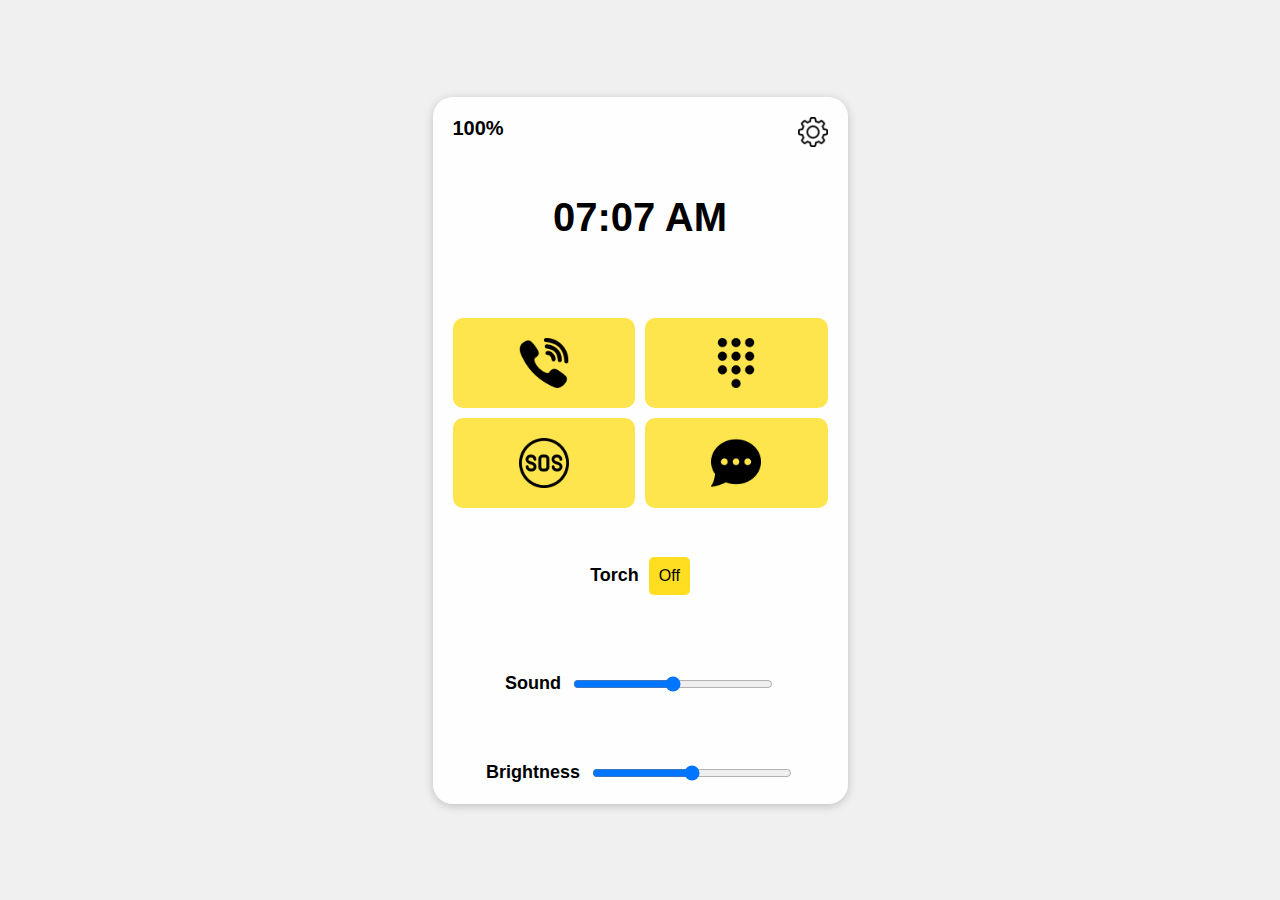
<file: index.html>
<!DOCTYPE html>
<html lang="en">
<head>
    <meta charset="UTF-8">
    <meta name="viewport" content="width=device-width, initial-scale=1.0">
    <link rel="stylesheet" href="style.css">
    <script src="script.js" defer></script>
    <title>Elderly App</title>
</head>
<body>
    <div class="main-container">
        <!-- Battery and Settings at the Top -->
        <div class="header">
            <div class="battery">100%</div>
            <img src="settings.png" alt="Settings" class="settings-icon">
        </div>

        <!-- Clock Section -->
        <div class="clock-container">
            <div class="clock">12:00</div>
        </div>

        <!-- Functionality buttons (4 apps) -->
        <div class="functionality-container">
            <div class="functionality">
                <img src="viber.png" alt="Call" class="icon" id="call-button">
            </div>
            <div class="functionality">
                <img src="dial-pad.png" alt="Dial Pad" class="icon" id="dial-pad-button">
            </div>
            <div class="functionality">
                <img src="sos.png" alt="SOS" class="icon" id="sos-button">
            </div>
            <div class="functionality">
                <img src="chat.png" alt="Messages" class="icon" id="message-button">
            </div>
        </div>

        <!-- Torch Button -->
        <div class="torch-container">
            <span class="torch-label">Torch</span>
            <button id="torch-toggle">Off</button>
        </div>

        <!-- Sound control section -->
        <div class="sound-control">
            <span>Sound</span>
            <input type="range" id="volume-slider" min="0" max="100" value="50">
        </div>

        <!-- Brightness control section -->
        <div class="brightness-control">
            <span>Brightness</span>
            <input type="range" id="brightness-slider" min="0" max="100" value="50">
        </div>
    </div>

    <div class="messaging-interface" style="display: none;">
        <div class="header">
            <div class="battery">100%</div>
            <img src="settings.png" alt="Settings" class="settings-icon">
        </div>
    
        <div class="messaging-header">
            <button id="back-to-home" class="back-button">Back</button>
            <h2>Messages</h2>
        </div>
        
        <div class="chat-window">
            <div class="message received">Hello! How are you?</div>
        </div>
    
        <div class="message-input-container">
            <input type="text" id="message-input" placeholder="Type a message">
            <button id="send-message-button">Send</button>
        </div>
    </div>
    
<!-- SOS Interface -->
<div class="sos-interface" style="display: none;">
    <div class="sos-header">
        <button id="back-to-home-sos" class="back-button">Back</button>
        <h2>Emergency SOS</h2>
    </div>
    <div class="sos-content">
        <p>Emergency message sent to emergency contact.</p>
        <p>Calling emergency services in <span id="sos-countdown">3</span> seconds...</p>
    </div>
</div>



    <!-- Phone Interface -->
    <div class="phone-interface" style="display: none;">
        <div class="phone-header">
            <h2>Frequent Contacts</h2>
        </div>
        <div class="contacts">
            <div class="contact">John Doe</div>
            <div class="contact">Jane Smith</div>
            <div class="contact">Alice Johnson</div>
        </div>
        <button id="other-contacts-button">Other Contacts</button>
    </div>

    <!-- Dial Pad Interface -->
    <div class="dial-pad-interface" style="display: none;">
        <div class="dial-pad-header">
            <button id="back-to-home-dial" class="back-button">Back</button>
            <h2>Dial Pad</h2>
        </div>
        <div class="dial-pad">
            <div class="dial-pad-row">
                <button class="dial-pad-button">1</button>
                <button class="dial-pad-button">2</button>
                <button class="dial-pad-button">3</button>
            </div>
            <div class="dial-pad-row">
                <button class="dial-pad-button">4</button>
                <button class="dial-pad-button">5</button>
                <button class="dial-pad-button">6</button>
            </div>
            <div class="dial-pad-row">
                <button class="dial-pad-button">7</button>
                <button class="dial-pad-button">8</button>
                <button class="dial-pad-button">9</button>
            </div>
            <div class="dial-pad-row">
                <button class="dial-pad-button">*</button>
                <button class="dial-pad-button">0</button>
                <button class="dial-pad-button">#</button>
            </div>
            <button id="call-button-dial" class="call-button">Call</button>
        </div>
    </div>



</body>
</html>
</file>
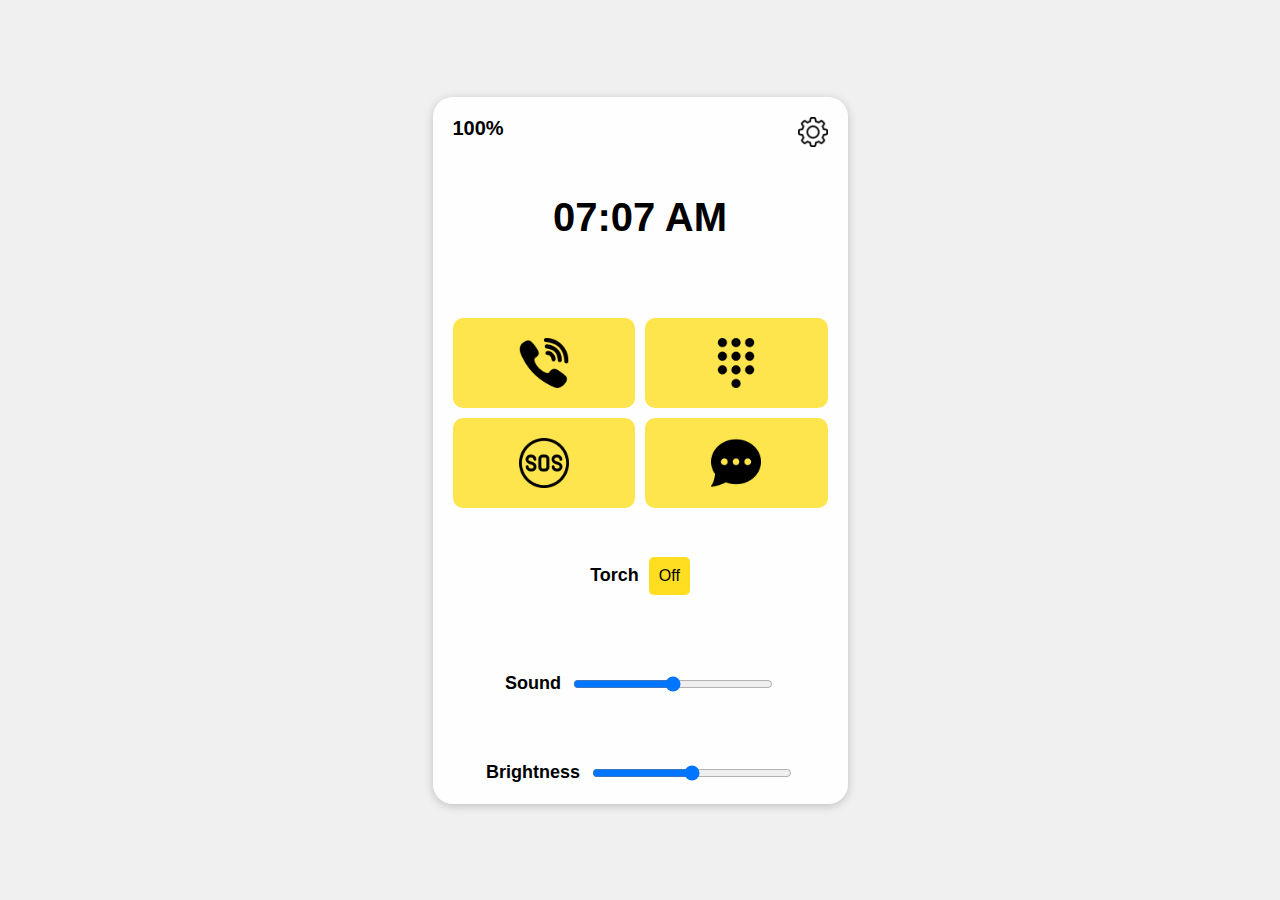
<file: phone.html>
<!DOCTYPE html>
<html lang="en">
<head>
    <meta charset="UTF-8">
    <meta name="viewport" content="width=device-width, initial-scale=1.0">
    <link rel="stylesheet" href="style.css">
    <script src="script.js" defer></script>
    <title>Elderly App</title>
</head>
<body>
    <div class="main-container">
        <!-- Battery and Settings at the Top -->
        <div class="header">
            <div class="battery">100%</div>
            <img src="settings.png" alt="Settings" class="settings-icon">
        </div>

        <!-- Clock Section -->
        <div class="clock-container">
            <div class="clock">12:00</div>
        </div>

        <!-- Functionality buttons (4 apps) -->
        <div class="functionality-container">
            <div class="functionality">
                <img src="viber.png" alt="Call" class="icon" id="call-button">
            </div>
            <div class="functionality">
                <img src="dial-pad.png" alt="Dial Pad" class="icon" id="dial-pad-button">
            </div>
            <div class="functionality">
                <img src="sos.png" alt="SOS" class="icon" id="sos-button">
            </div>
            <div class="functionality">
                <img src="chat.png" alt="Messages" class="icon" id="message-button">
            </div>
        </div>

        <!-- Torch Button -->
        <div class="torch-container">
            <span class="torch-label">Torch</span>
            <button id="torch-toggle">Off</button>
        </div>

        <!-- Sound control section -->
        <div class="sound-control">
            <span>Sound</span>
            <input type="range" id="volume-slider" min="0" max="100" value="50">
        </div>

        <!-- Brightness control section -->
        <div class="brightness-control">
            <span>Brightness</span>
            <input type="range" id="brightness-slider" min="0" max="100" value="50">
        </div>
    </div>

    <!-- Messaging Interface -->
    <div class="messaging-interface" style="display: none;">
        <div class="header">
            <div class="battery">100%</div>
            <img src="settings.png" alt="Settings" class="settings-icon">
        </div>
    
        <div class="messaging-header">
            <button id="back-to-home" class="back-button">Back</button>
            <h2>Messages</h2>
        </div>
        
        <div class="chat-window">
            <div class="message received">Hello! How are you?</div>
        </div>
    
        <div class="message-input-container">
            <input type="text" id="message-input" placeholder="Type a message">
            <button id="send-message-button">Send</button>
        </div>
    </div>

    <!-- SOS Interface -->
    <div class="sos-interface" style="display: none;">
        <div class="sos-header">
            <button id="back-to-home-sos" class="back-button">Back</button>
            <h2>Emergency SOS</h2>
        </div>
        <div class="sos-content">
            <p>Emergency message sent to emergency contact.</p>
            <p>Calling emergency services in <span id="sos-countdown">3</span> seconds...</p>
        </div>
    </div>

    <!-- Phone Interface -->
    <div class="phone-interface" style="display: none;">
        <div class="phone-header">
            <h2>Frequent Contacts</h2>
        </div>
        <div class="contacts">
            <div class="contact">John Doe</div>
            <div class="contact">Jane Smith</div>
            <div class="contact">Alice Johnson</div>
        </div>
        <button id="other-contacts-button">Other Contacts</button>
        <button id="back-button">Back</button> <!-- Back Button -->
    </div>

</body>
</html>
</file>
<file: style.css>
body {
    font-family: Arial, sans-serif;
    margin: 0;
    padding: 0;
    display: flex;
    align-items: center;
    justify-content: center;
    height: 100vh;
    background-color: #f0f0f0;
}

.main-container {
    width: 375px; /* Width of a typical smartphone */
    height: 667px; /* Height of a typical smartphone */
    background-color: rgba(255, 255, 255, 0.9); /* White background with some transparency */
    border-radius: 20px; /* Rounded corners */
    box-shadow: 0 2px 10px rgba(0, 0, 0, 0.2); /* Subtle shadow */
    padding: 20px; /* Padding around content */
    display: flex;
    flex-direction: column;
    align-items: center;
    justify-content: space-between;
}

/* Phone Interface */
.phone-interface {
    width: 375px;
    height: 667px;
    background-color: rgba(255, 255, 255, 0.9);
    border-radius: 20px;
    box-shadow: 0 2px 10px rgba(0, 0, 0, 0.2);
    padding: 20px;
    display: flex;
    flex-direction: column;
    align-items: center;
}

.phone-header {
    margin-bottom: 20px;
}

.contacts {
    display: flex;
    flex-direction: column;
    align-items: flex-start;
    margin-bottom: 20px;
}

.contact {
    font-size: 18px;
    margin: 5px 0;
    cursor: pointer;
}

/* Header (Battery and Settings) */
.header {
    display: flex;
    justify-content: space-between;
    width: 100%;
}

.battery {
    font-size: 20px;
    font-weight: bold;
}

.settings-icon {
    width: 30px;
    height: 30px;
}

/* Clock Section */
.clock-container {
    display: flex;
    flex-direction: column;
    align-items: center;
    margin-bottom: 20px;
}

.clock {
    font-size: 40px; /* Larger clock size */
    font-weight: bold;
    margin-bottom: 10px;
}

/* Torch Button */
.torch-container {
    display: flex;
    align-items: center;
    margin-bottom: 10px; /* Space below torch container */
}

.torch-label {
    margin-right: 10px;
    font-size: 18px;
    font-weight: bold;
}

#torch-toggle {
    background-color: #FFDE21;
    border: none;
    padding: 10px;
    border-radius: 5px;
    cursor: pointer;
    font-size: 16px;
}

/* Functionality buttons */
.functionality-container {
    display: grid; /* Use grid layout */
    grid-template-columns: repeat(2, 1fr); /* Two columns */
    gap: 10px; /* Space between icons */
    width: 100%;
}

.functionality {
    display: flex;
    justify-content: center; /* Center the icons */
    align-items: center;
    background-color: rgba(255, 222, 33, 0.8); /* Yellow background with transparency */
    border-radius: 10px; /* Rounded corners */
    padding: 20px; /* Padding inside the box */
}

.icon {
    width: 50px; /* Set icon size */
    height: 50px; /* Set icon size */
    cursor: pointer; /* Change cursor to pointer */
    transition: transform 0.3s; /* Smooth transform transition */
}

.icon:hover {
    transform: scale(1.1); /* Scale up on hover */
}

/* Sound Control Section */
.sound-control {
    display: flex;
    align-items: center;
    justify-content: center;
    width: 100%;
    margin-top: 20px;
}

.sound-control span {
    font-size: 18px;
    font-weight: bold;
    margin-right: 10px;
}

#volume-slider {
    width: 200px;
}

/* Brightness Control Section */
.brightness-control {
    display: flex;
    align-items: center;
    justify-content: center;
    width: 100%;
    margin-top: 20px;
}

.brightness-control span {
    font-size: 18px;
    font-weight: bold;
    margin-right: 10px;
}

#brightness-slider {
    width: 200px;
}
/* Messaging Interface (Same styles as the main container) */
.messaging-interface {
    width: 375px;
    height: 667px;
    background-color: rgba(255, 255, 255, 0.9);
    border-radius: 20px;
    box-shadow: 0 2px 10px rgba(0, 0, 0, 0.2);
    padding: 20px;
    display: flex;
    flex-direction: column;
    justify-content: space-between;
}

/* Messaging Interface - Chat Window */
.chat-window {
    flex-grow: 1;
    margin-bottom: 10px;
    overflow-y: auto;
    border: 1px solid #ccc;
    padding: 10px;
    background-color: #f9f9f9;
    border-radius: 10px;
}

.message {
    padding: 10px;
    margin: 5px 0;
    border-radius: 10px;
    max-width: 70%;
}

.received {
    background-color: #e0e0e0;
    align-self: flex-start;
}

.sent {
    background-color: #4CAF50;
    color: white;
    align-self: flex-end;
}

.message-input-container {
    display: flex;
    justify-content: space-between;
}

#message-input {
    width: 80%;
    padding: 10px;
    border-radius: 5px;
    border: 1px solid #ccc;
}

#send-message-button {
    background-color: #4CAF50;
    color: white;
    border: none;
    padding: 10px;
    border-radius: 5px;
    cursor: pointer;
}

/* SOS Interface (Match the home screen dimensions and styles) */
.sos-interface {
    display: flex;
    flex-direction: column;
    justify-content: space-between;
    align-items: center;
    width: 375px;  /* Width of the home screen */
    height: 667px; /* Height of the home screen */
    background-color: rgba(255, 255, 255, 0.9); /* Light background with transparency */
    border-radius: 20px; /* Rounded corners like the home screen */
    box-shadow: 0 2px 10px rgba(0, 0, 0, 0.2); /* Subtle shadow to match home screen */
    padding: 20px; /* Padding around content */
}

/* SOS Header */
.sos-header {
    display: flex;
    justify-content: space-between;
    width: 100%;
}

.sos-header h2 {
    color: black;
    font-size: 1.8em;
    text-align: center;
    margin: 0;
    flex-grow: 1;
}

.back-button {
    background-color: #ff5722; /* Match the accent color */
    color: white;
    border: none;
    padding: 10px 20px;
    font-size: 1em;
    cursor: pointer;
    border-radius: 5px;
    margin-right: auto;
}

/* SOS Content */
.sos-content {
    text-align: center;
    font-size: 1.5em;
    color: black;
    margin-top: 20px;
    flex-grow: 1;
}

.sos-content p {
    margin: 10px 0;
    font-size: 1.3em;
}

#sos-countdown {
    font-weight: bold;
    font-size: 1.8em;
    color: #ff5722;
}
</file>
